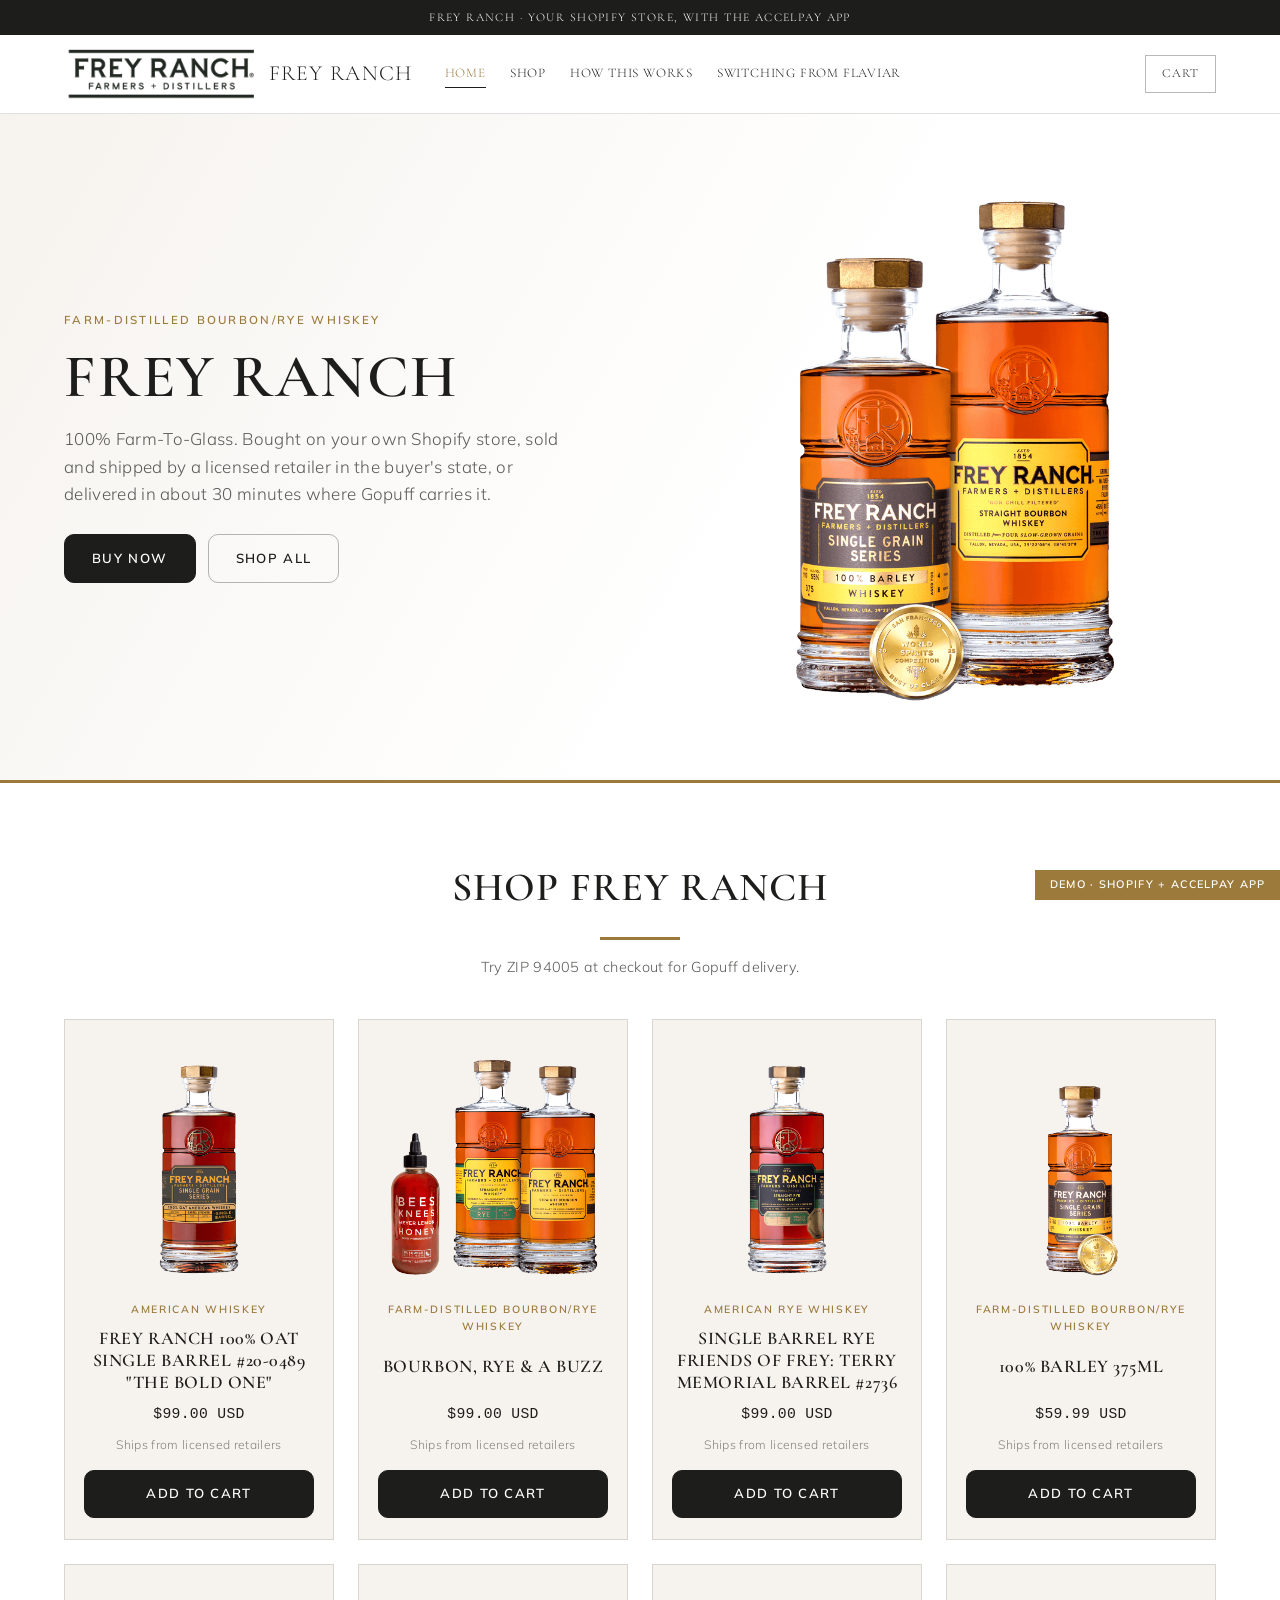
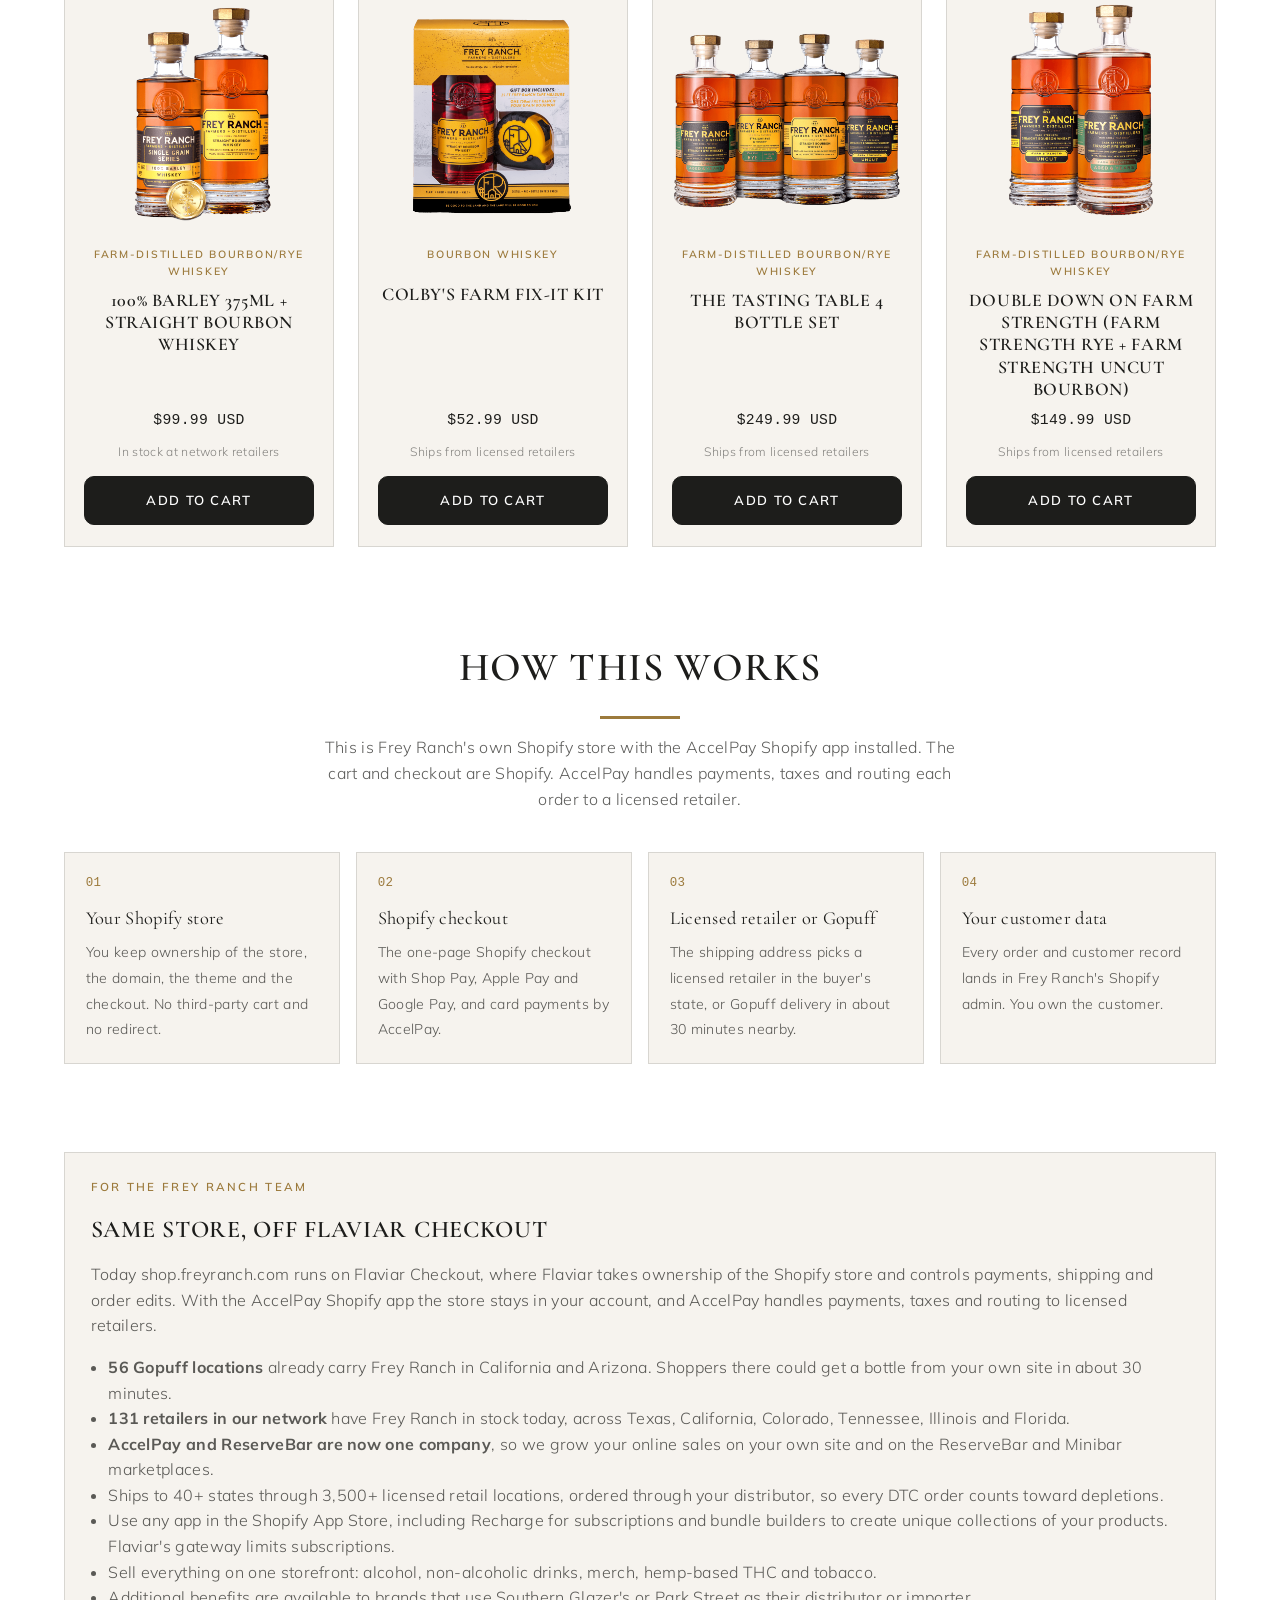
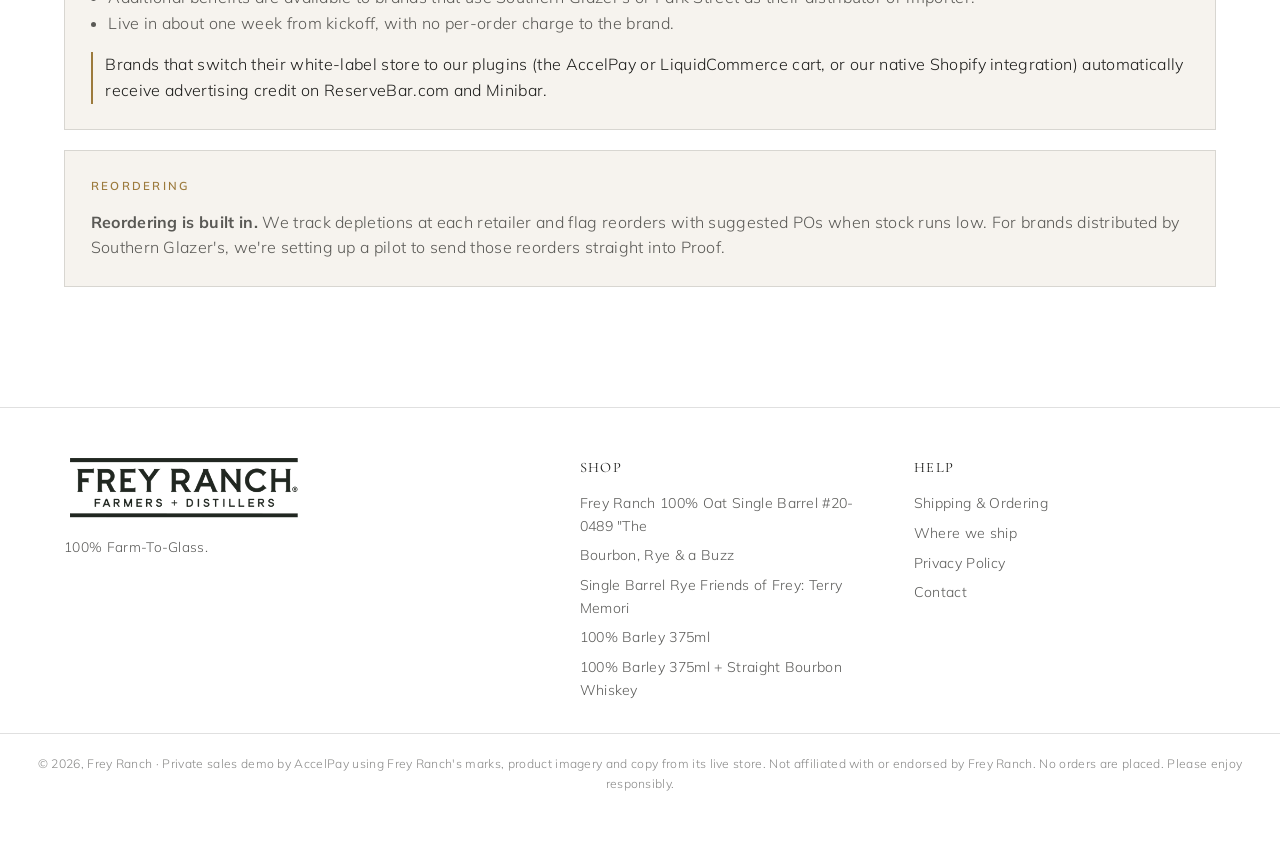
<file: index.html>
<!doctype html>
<html lang="en">
<head>
<meta charset="utf-8">
<meta name="viewport" content="width=device-width,initial-scale=1">
<title>Frey Ranch | AccelPay demo</title>
<meta name="robots" content="noindex,nofollow">
<link rel="icon" href="assets/logo.png">
<link rel="preconnect" href="https://fonts.googleapis.com">
<link rel="preconnect" href="https://fonts.gstatic.com" crossorigin>
<link rel="stylesheet" href="https://fonts.googleapis.com/css2?family=Cormorant+Garamond:wght@500;600;700&family=Mulish:wght@300;400;600;700&display=swap">
<link rel="stylesheet" href="styles.css?v=1">
</head>
<body>
<div class="announce">Frey Ranch &middot; your Shopify store, with the AccelPay app</div>
<header class="top">
  <div class="hdr">
    <a href="index.html" class="brand-link"><img class="logo" src="assets/logo.png" alt="Frey Ranch"><span class="wordmark">Frey Ranch</span></a>
    <nav class="main">
      <a href="index.html" aria-current="page">Home</a><a href="index.html#shop">Shop</a><a href="index.html#how">How this works</a><a href="index.html#switch">Switching from Flaviar</a>
    </nav>
    <div class="hdr-actions">
      <button class="burger" id="burger" aria-label="Menu">&#9776;</button>
      <button class="cart-pill" data-cart-toggle aria-label="Open cart">
        <span class="lbl">Cart</span>
        <span class="count" data-cart-count hidden>0</span>
      </button>
    </div>
  </div>
</header>

<section class="hero">
  <div class="hero-inner">
    <div>
      <div class="eyebrow">farm-distilled bourbon/rye whiskey</div>
      <h1>Frey Ranch</h1>
      <p>100% Farm-To-Glass. Bought on your own Shopify store, sold and shipped by a licensed retailer in the buyer's state, or delivered in about 30 minutes where Gopuff carries it.</p>
      <div style="display:flex;gap:.75rem;flex-wrap:wrap"><a class="btn" href="product.html?p=100-barley-375ml-flagship-bourbon">Buy now</a><a class="btn ghost" href="#shop">Shop all</a></div>
    </div>
    <div class="shot"><img src="assets/p-100-barley-375ml-flagship-bourbon.png" alt="100% Barley 375ml + Straight Bourbon Whiskey"></div>
  </div>
</section>

<section class="band" id="shop">
  <div class="section-head">
    <h2>Shop Frey Ranch</h2>
    <div class="rule"></div>
    <p style="font-size:.9rem;color:var(--muted)">Try ZIP 94005 at checkout for Gopuff delivery.</p>
  </div>
  <div class="grid" id="collection-grid"></div>
</section>

<section class="band" id="how" style="padding-top:1rem">
  <div class="section-head">
    <h2>How this works</h2>
    <div class="rule"></div>
    <p>This is Frey Ranch's own Shopify store with the AccelPay Shopify app installed. The cart and checkout are Shopify. AccelPay handles payments, taxes and routing each order to a licensed retailer.</p>
  </div>
  <div class="how">
    <div class="step"><span class="n">01</span><b>Your Shopify store</b><span>You keep ownership of the store, the domain, the theme and the checkout. No third-party cart and no redirect.</span></div>
    <div class="step"><span class="n">02</span><b>Shopify checkout</b><span>The one-page Shopify checkout with Shop Pay, Apple Pay and Google Pay, and card payments by AccelPay.</span></div>
    <div class="step"><span class="n">03</span><b>Licensed retailer or Gopuff</b><span>The shipping address picks a licensed retailer in the buyer's state, or Gopuff delivery in about 30 minutes nearby.</span></div>
    <div class="step"><span class="n">04</span><b>Your customer data</b><span>Every order and customer record lands in Frey Ranch's Shopify admin. You own the customer.</span></div>
  </div>
</section>

<section class="band" id="switch" style="padding-top:1rem">
  <div class="panel">
    <div class="eyebrow">For the Frey Ranch team</div>
    <h2>Same store, off Flaviar Checkout</h2>
    <p style="margin:0 0 1rem">Today shop.freyranch.com runs on Flaviar Checkout, where Flaviar takes ownership of the Shopify store and controls payments, shipping and order edits. With the AccelPay Shopify app the store stays in your account, and AccelPay handles payments, taxes and routing to licensed retailers.</p>
    <ul style="margin:0 0 1rem;padding-left:1.1rem"><li><b>56 Gopuff locations</b> already carry Frey Ranch in California and Arizona. Shoppers there could get a bottle from your own site in about 30 minutes.</li><li><b>131 retailers in our network</b> have Frey Ranch in stock today, across Texas, California, Colorado, Tennessee, Illinois and Florida.</li><li><b>AccelPay and ReserveBar are now one company</b>, so we grow your online sales on your own site and on the ReserveBar and Minibar marketplaces.</li><li>Ships to 40+ states through 3,500+ licensed retail locations, ordered through your distributor, so every DTC order counts toward depletions.</li><li>Use any app in the Shopify App Store, including Recharge for subscriptions and bundle builders to create unique collections of your products. Flaviar's gateway limits subscriptions.</li><li>Sell everything on one storefront: alcohol, non-alcoholic drinks, merch, hemp-based THC and tobacco.</li><li>Additional benefits are available to brands that use Southern Glazer's or Park Street as their distributor or importer.</li><li>Live in about one week from kickoff, with no per-order charge to the brand.</li></ul>
    <p class="credit">Brands that switch their white-label store to our plugins (the AccelPay or LiquidCommerce cart, or our native Shopify integration) automatically receive advertising credit on ReserveBar.com and Minibar.</p>
  </div>
  <div class="panel">
    <div class="eyebrow">Reordering</div>
    <p style="margin:0" class="reorder"><b>Reordering is built in.</b> We track depletions at each retailer and flag reorders with suggested POs when stock runs low. For brands distributed by Southern Glazer's, we're setting up a pilot to send those reorders straight into Proof.</p>
  </div>
</section>
<footer class="site">
  <div class="ft">
    <div>
      <img src="assets/logo.png" alt="Frey Ranch" style="height:64px;width:auto">
      <p style="font-size:.86rem;margin-top:1rem;max-width:24rem;color:var(--muted)">100% Farm-To-Glass.</p>
    </div>
    <div><h4>Shop</h4><ul><li><a href="product.html?p=frey-ranch-100-oat-single-barrel-20-0489">Frey Ranch 100% Oat Single Barrel #20-0489 &quot;The </a></li><li><a href="product.html?p=bottled-in-bond-rye-straight-bourbon-com">Bourbon, Rye &amp; a Buzz</a></li><li><a href="product.html?p=friends-of-frey-rye-single-barrel-2736">Single Barrel Rye  Friends of Frey: Terry Memori</a></li><li><a href="product.html?p=100-barley-375ml-vault">100% Barley 375ml</a></li><li><a href="product.html?p=100-barley-375ml-flagship-bourbon">100% Barley 375ml + Straight Bourbon Whiskey</a></li></ul></div>
    <div><h4>Help</h4><ul>
      <li><a href="index.html#how">Shipping &amp; Ordering</a></li>
      <li><a href="index.html#how">Where we ship</a></li>
      <li><a href="#">Privacy Policy</a></li>
      <li><a href="#">Contact</a></li></ul></div>
  </div>
  <div class="legal-row">
    &copy; 2026, Frey Ranch &middot; Private sales demo by AccelPay using Frey Ranch's marks, product imagery and copy from its live store. Not affiliated with or endorsed by Frey Ranch.
    No orders are placed. Please enjoy responsibly.
  </div>
</footer>

<div class="scrim" id="scrim"></div>
<aside class="drawer" id="drawer" aria-label="Your cart">
  <div class="dh"><h2>Your cart</h2><button class="x" id="drawer-close" aria-label="Close">&times;</button></div>
  <div class="cols"><span>Product</span><span>Total</span></div>
  <div class="items" id="drawer-items"></div>
  <div class="df" id="drawer-foot"></div>
</aside>
<div class="ribbon">Demo &middot; Shopify + AccelPay app</div>
<script src="data.js?v=1"></script>
<script src="app.js?v=1"></script>
</body>
</html>
</file>
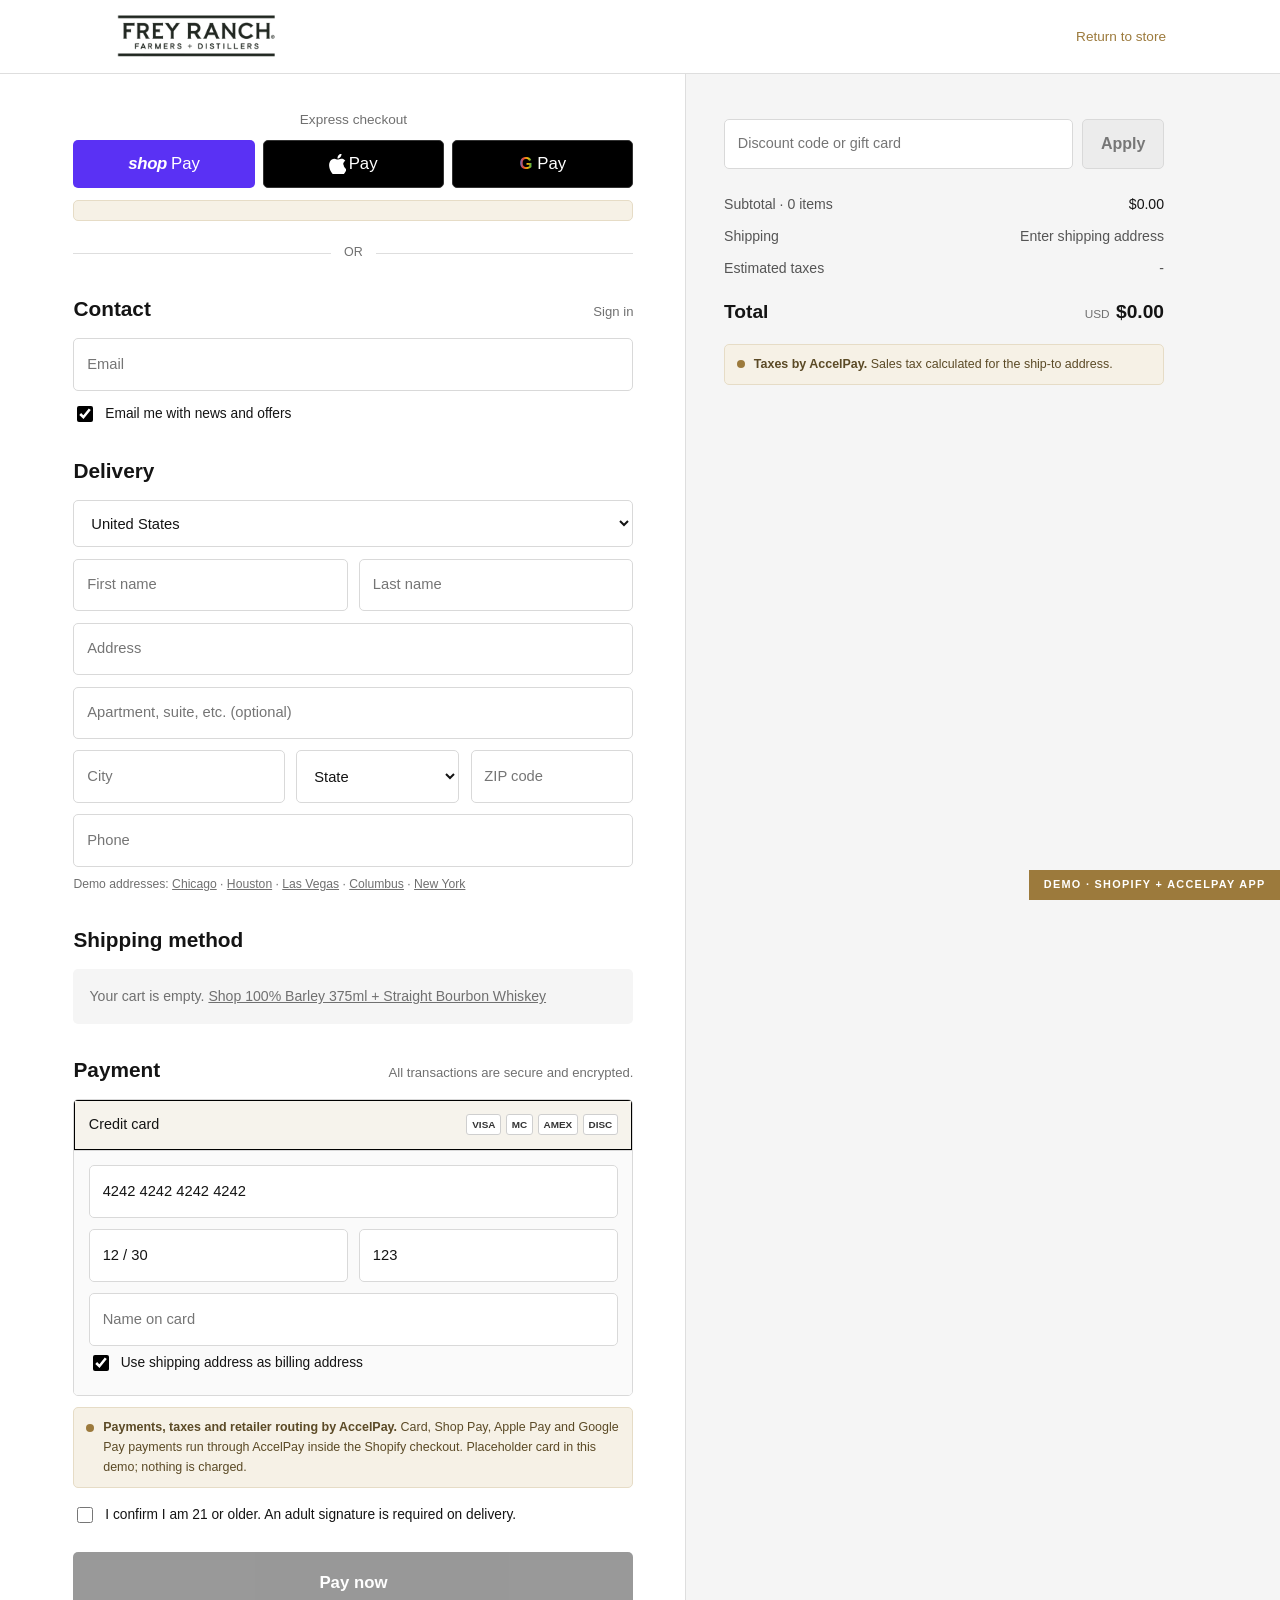
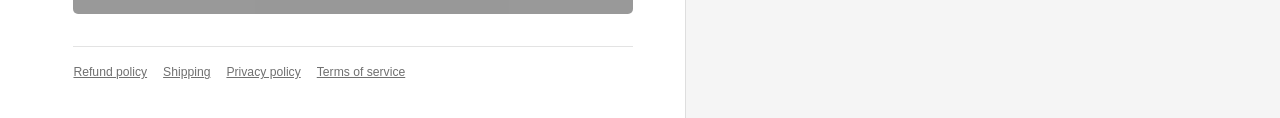
<file: checkout.html>
<!doctype html>
<html lang="en">
<head>
<meta charset="utf-8">
<meta name="viewport" content="width=device-width,initial-scale=1">
<title>Checkout | Frey Ranch</title>
<meta name="robots" content="noindex,nofollow">
<link rel="icon" href="assets/logo.png">
<link rel="preconnect" href="https://fonts.googleapis.com">
<link rel="preconnect" href="https://fonts.gstatic.com" crossorigin>
<link rel="stylesheet" href="https://fonts.googleapis.com/css2?family=Cormorant+Garamond:wght@500;600;700&family=Mulish:wght@300;400;600;700&display=swap">
<link rel="stylesheet" href="styles.css?v=1">
</head>
<body class="co">
<div class="co-head"><div class="in">
  <a href="index.html"><img src="assets/logo.png" alt="Frey Ranch"></a>
  <a class="bag" href="product.html">Return to store</a>
</div></div>

<div id="confirmed" hidden>
  <div class="thanks">
    <h1>Thank you!</h1>
    <p>This is a demo, so nothing was charged and no order was sent.</p>
    <p class="num" id="order-num"></p>
    <p id="order-by"></p>
    <p id="order-total"></p>
    <p style="font-size:.85rem">On the live store, this order and the customer record appear in Frey Ranch's Shopify admin.</p>
    <a class="pay-btn" href="index.html" style="display:inline-block;width:auto;padding:.9rem 1.6rem;text-decoration:none">Continue shopping</a>
  </div>
</div>

<div id="checkout-view" class="checkout">
  <div class="co-left"><div class="inner">
    <form id="co-form" autocomplete="off">
      <div class="xp-title">Express checkout</div>
      <div id="xpay-top"></div>
      <div id="xpay-note" class="callout" hidden></div>
      <div class="or"><span>OR</span></div>
      <div class="co-h">Contact <small>Sign in</small></div>
      <input class="co-field" type="email" name="email" placeholder="Email" required>
      <label class="co-chk"><input type="checkbox" checked> Email me with news and offers</label>

      <div class="co-h">Delivery</div>
      <select class="co-field" aria-label="Country/Region"><option>United States</option></select>
      <div class="co-row">
        <input class="co-field" name="first" placeholder="First name" required>
        <input class="co-field" name="last" placeholder="Last name" required>
      </div>
      <input class="co-field" name="address1" placeholder="Address" required>
      <input class="co-field" name="address2" placeholder="Apartment, suite, etc. (optional)">
      <div class="co-row3">
        <input class="co-field" name="city" placeholder="City" required>
        <select class="co-field" id="state" aria-label="State" required><option value="">State</option><option value="AL">Alabama</option><option value="AK">Alaska</option><option value="AZ">Arizona</option><option value="AR">Arkansas</option><option value="CA">California</option><option value="CO">Colorado</option><option value="CT">Connecticut</option><option value="DE">Delaware</option><option value="DC">District of Columbia</option><option value="FL">Florida</option><option value="GA">Georgia</option><option value="HI">Hawaii</option><option value="ID">Idaho</option><option value="IL">Illinois</option><option value="IN">Indiana</option><option value="IA">Iowa</option><option value="KS">Kansas</option><option value="KY">Kentucky</option><option value="LA">Louisiana</option><option value="ME">Maine</option><option value="MD">Maryland</option><option value="MA">Massachusetts</option><option value="MI">Michigan</option><option value="MN">Minnesota</option><option value="MS">Mississippi</option><option value="MO">Missouri</option><option value="MT">Montana</option><option value="NE">Nebraska</option><option value="NV">Nevada</option><option value="NH">New Hampshire</option><option value="NJ">New Jersey</option><option value="NM">New Mexico</option><option value="NY">New York</option><option value="NC">North Carolina</option><option value="ND">North Dakota</option><option value="OH">Ohio</option><option value="OK">Oklahoma</option><option value="OR">Oregon</option><option value="PA">Pennsylvania</option><option value="RI">Rhode Island</option><option value="SC">South Carolina</option><option value="SD">South Dakota</option><option value="TN">Tennessee</option><option value="TX">Texas</option><option value="UT">Utah</option><option value="VT">Vermont</option><option value="VA">Virginia</option><option value="WA">Washington</option><option value="WV">West Virginia</option><option value="WI">Wisconsin</option><option value="WY">Wyoming</option></select>
        <input class="co-field" id="zip" name="zip" placeholder="ZIP code" inputmode="numeric" maxlength="5" required>
      </div>
      <input class="co-field" name="phone" placeholder="Phone" type="tel">
      <div style="font-size:.76rem;color:#707070;margin:-.2rem 0 .3rem">Demo addresses:
        <a href="#" data-fill="233 S Wacker Dr|Chicago|60606" onclick="return false">Chicago</a> &middot;
        <a href="#" data-fill="1001 Westheimer Rd|Houston|77006" onclick="return false">Houston</a> &middot;
        <a href="#" data-fill="3570 Las Vegas Blvd S|Las Vegas|89109" onclick="return false">Las Vegas</a> &middot;
        <a href="#" data-fill="411 Woody Hayes Dr|Columbus|43210" onclick="return false">Columbus</a> &middot;
        <a href="#" data-fill="350 E 13th St|New York|10009" onclick="return false">New York</a>
      </div>

      <div class="co-h">Shipping method</div>
      <div id="rates"></div>

      <div class="co-h">Payment <small>All transactions are secure and encrypted.</small></div>
      <div class="pay-box">
        <div class="ph"><span>Credit card</span><span class="cards"><span>VISA</span><span>MC</span><span>AMEX</span><span>DISC</span></span></div>
        <div class="pb">
          <input class="co-field" placeholder="Card number" value="4242 4242 4242 4242" aria-label="Card number">
          <div class="co-row">
            <input class="co-field" placeholder="Expiration date (MM / YY)" value="12 / 30" aria-label="Expiration">
            <input class="co-field" placeholder="Security code" value="123" aria-label="Security code">
          </div>
          <input class="co-field" placeholder="Name on card" aria-label="Name on card" style="margin-bottom:.3rem">
          <label class="co-chk"><input type="checkbox" checked> Use shipping address as billing address</label>
        </div>
      </div>
      <div class="callout"><span class="dot"></span><span><b>Payments, taxes and retailer routing by AccelPay.</b> Card, Shop Pay, Apple Pay and Google Pay payments run through AccelPay inside the Shopify checkout. Placeholder card in this demo; nothing is charged.</span></div>
      <label class="co-chk" style="margin-top:1rem"><input type="checkbox" required> I confirm I am 21 or older. An adult signature is required on delivery.</label>
      <button class="pay-btn" id="pay" type="submit" disabled>Pay now</button>
      <div class="co-links"><a href="#">Refund policy</a><a href="#">Shipping</a><a href="#">Privacy policy</a><a href="#">Terms of service</a></div>
    </form>
  </div></div>
  <div class="co-right"><div class="inner" id="os"></div></div>
</div>
<div class="ribbon">Demo &middot; Shopify + AccelPay app</div>
<script src="data.js?v=1"></script>
<script src="app.js?v=1"></script>
</body>
</html>
</file>
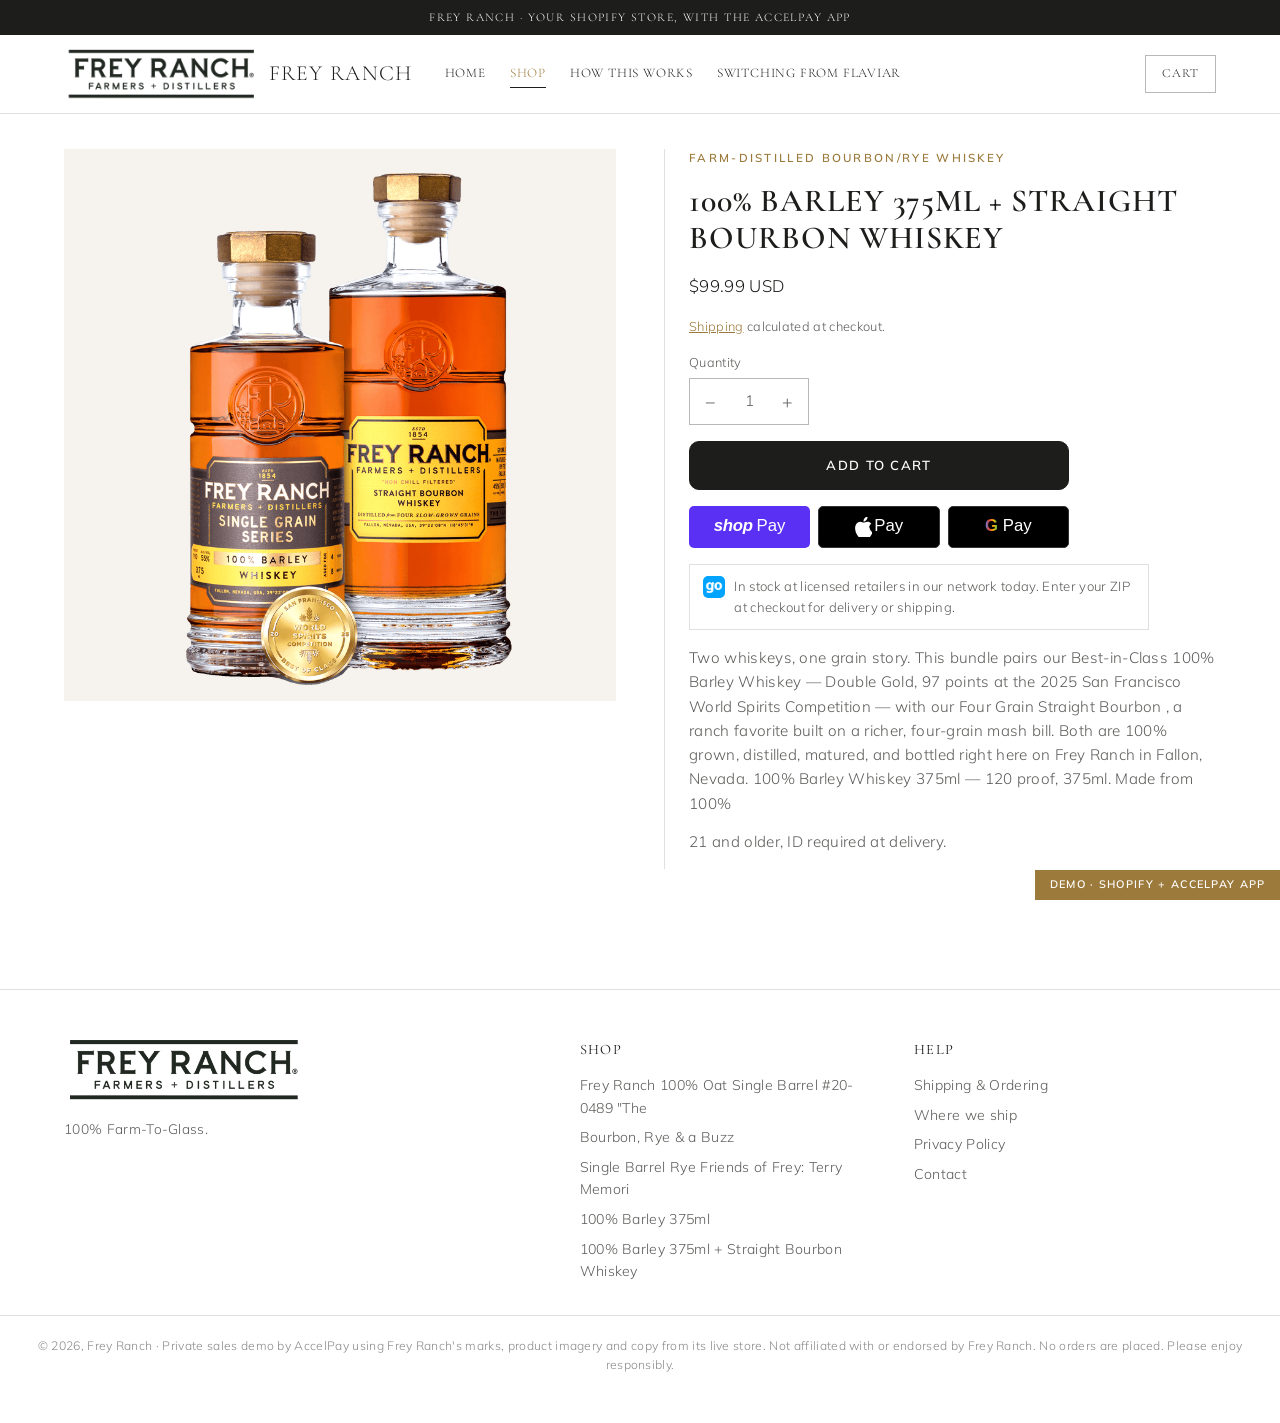
<file: product.html>
<!doctype html>
<html lang="en">
<head>
<meta charset="utf-8">
<meta name="viewport" content="width=device-width,initial-scale=1">
<title>Frey Ranch | AccelPay demo</title>
<meta name="robots" content="noindex,nofollow">
<link rel="icon" href="assets/logo.png">
<link rel="preconnect" href="https://fonts.googleapis.com">
<link rel="preconnect" href="https://fonts.gstatic.com" crossorigin>
<link rel="stylesheet" href="https://fonts.googleapis.com/css2?family=Cormorant+Garamond:wght@500;600;700&family=Mulish:wght@300;400;600;700&display=swap">
<link rel="stylesheet" href="styles.css?v=1">
</head>
<body>
<div class="announce">Frey Ranch &middot; your Shopify store, with the AccelPay app</div>
<header class="top">
  <div class="hdr">
    <a href="index.html" class="brand-link"><img class="logo" src="assets/logo.png" alt="Frey Ranch"><span class="wordmark">Frey Ranch</span></a>
    <nav class="main">
      <a href="index.html">Home</a><a href="index.html#shop" aria-current="page">Shop</a><a href="index.html#how">How this works</a><a href="index.html#switch">Switching from Flaviar</a>
    </nav>
    <div class="hdr-actions">
      <button class="burger" id="burger" aria-label="Menu">&#9776;</button>
      <button class="cart-pill" data-cart-toggle aria-label="Open cart">
        <span class="lbl">Cart</span>
        <span class="count" data-cart-count hidden>0</span>
      </button>
    </div>
  </div>
</header>

<main class="band" style="padding-top:2.2rem">
  <div class="pdp" id="pdp" data-handle="100-barley-375ml-flagship-bourbon"></div>
</main>
<script>
(function () { var p = new URLSearchParams(location.search).get('p'); if (p) document.getElementById('pdp').setAttribute('data-handle', p); })();
</script>
<footer class="site">
  <div class="ft">
    <div>
      <img src="assets/logo.png" alt="Frey Ranch" style="height:64px;width:auto">
      <p style="font-size:.86rem;margin-top:1rem;max-width:24rem;color:var(--muted)">100% Farm-To-Glass.</p>
    </div>
    <div><h4>Shop</h4><ul><li><a href="product.html?p=frey-ranch-100-oat-single-barrel-20-0489">Frey Ranch 100% Oat Single Barrel #20-0489 &quot;The </a></li><li><a href="product.html?p=bottled-in-bond-rye-straight-bourbon-com">Bourbon, Rye &amp; a Buzz</a></li><li><a href="product.html?p=friends-of-frey-rye-single-barrel-2736">Single Barrel Rye  Friends of Frey: Terry Memori</a></li><li><a href="product.html?p=100-barley-375ml-vault">100% Barley 375ml</a></li><li><a href="product.html?p=100-barley-375ml-flagship-bourbon">100% Barley 375ml + Straight Bourbon Whiskey</a></li></ul></div>
    <div><h4>Help</h4><ul>
      <li><a href="index.html#how">Shipping &amp; Ordering</a></li>
      <li><a href="index.html#how">Where we ship</a></li>
      <li><a href="#">Privacy Policy</a></li>
      <li><a href="#">Contact</a></li></ul></div>
  </div>
  <div class="legal-row">
    &copy; 2026, Frey Ranch &middot; Private sales demo by AccelPay using Frey Ranch's marks, product imagery and copy from its live store. Not affiliated with or endorsed by Frey Ranch.
    No orders are placed. Please enjoy responsibly.
  </div>
</footer>

<div class="scrim" id="scrim"></div>
<aside class="drawer" id="drawer" aria-label="Your cart">
  <div class="dh"><h2>Your cart</h2><button class="x" id="drawer-close" aria-label="Close">&times;</button></div>
  <div class="cols"><span>Product</span><span>Total</span></div>
  <div class="items" id="drawer-items"></div>
  <div class="df" id="drawer-foot"></div>
</aside>
<div class="ribbon">Demo &middot; Shopify + AccelPay app</div>
<script src="data.js?v=1"></script>
<script src="app.js?v=1"></script>
</body>
</html>
</file>
<file: styles.css>
/* Frey Ranch x AccelPay demo. Base: woodsonwhiskey-accelpay-demo. */

:root {
  --black: #ffffff; --panel: #f6f3ee; --panel-2: #ece7df; --ink: #1d1d1b;
  --muted: rgba(29,29,27,.72); --muted-2: rgba(29,29,27,.52); --line: rgba(0,0,0,.12); --line-2: rgba(0,0,0,.28);
  --gold: #1d1d1b; --gold-hi: #9c7a3c; --gold-soft: rgba(0,0,0,.05); --green: #2f6b4f; --red: #c00000;
  --head: #1d1d1b; --btn-ink: #ffffff; --img-bg: #f6f3ee; --drawer-bg: #ffffff; --ann-bg: #1d1d1b; --ann-ink: #ffffff; --co-head-bg: #ffffff;
  --serif: "Cormorant Garamond", Georgia, serif; --sans: "Mulish", -apple-system, BlinkMacSystemFont, "Helvetica Neue", Arial, sans-serif;
  --mono: ui-monospace, SFMono-Regular, Menlo, monospace; --maxw: 1200px; --btn-radius: 10px;
  --cart-glyph: url("data:image/svg+xml;utf8,<svg xmlns='http://www.w3.org/2000/svg' viewBox='0 0 24 24' fill='none' stroke='black' stroke-width='2' stroke-linecap='round' stroke-linejoin='round'><path d='M6 2 3 6v14a2 2 0 0 0 2 2h14a2 2 0 0 0 2-2V6l-3-4z'/><path d='M3 6h18'/><path d='M16 10a4 4 0 0 1-8 0'/></svg>");
}

* { box-sizing: border-box; }
html { scroll-behavior: smooth; }
body {
  margin: 0; background: var(--black); color: var(--ink);
  font-family: var(--sans); font-weight: 300; font-size: 16px; line-height: 1.6;
  letter-spacing: .02em; -webkit-font-smoothing: antialiased;
}
img { max-width: 100%; display: block; }
a { color: inherit; }
button { font: inherit; cursor: pointer; color: inherit; }
:focus-visible { outline: 2px solid var(--gold); outline-offset: 2px; }

/* ---------------------------------------------------------------- header */
.announce {
  background: var(--ann-bg); color: var(--ann-ink); text-align: center;
  font-family: var(--serif); font-size: .74rem; letter-spacing: .12em;
  text-transform: uppercase; padding: .5rem 1rem;
}
header.top { position: sticky; top: 0; z-index: 60; background: var(--black); border-bottom: 1px solid var(--line); }
.hdr { max-width: var(--maxw); margin: 0 auto; padding: .8rem 1.5rem; display: flex; align-items: center; gap: 2rem; }
.hdr img.logo { height: 62px; width: auto; }
nav.main { display: flex; gap: 1.5rem; flex-wrap: wrap; }
nav.main a {
  font-family: var(--serif); font-size: .82rem; letter-spacing: .06em; text-transform: uppercase;
  text-decoration: none; color: var(--head); padding: .2rem 0; border-bottom: 1px solid transparent;
}
nav.main a:hover, nav.main a[aria-current] { color: var(--gold-hi); border-bottom-color: var(--gold); }
.hdr-actions { margin-left: auto; display: flex; align-items: center; gap: .75rem; }
.cart-pill {
  display: inline-flex; align-items: center; gap: .5rem; background: transparent;
  border: 1px solid var(--line-2); color: var(--head); padding: .5rem 1rem;
  font-family: var(--serif); font-size: .78rem; letter-spacing: .08em; text-transform: uppercase;
}
.cart-pill:hover { border-color: var(--gold); color: var(--gold-hi); }
.cart-pill .count {
  background: var(--gold); color: var(--btn-ink); min-width: 1.35rem; height: 1.35rem; border-radius: 999px;
  display: inline-grid; place-items: center; font-family: var(--mono); font-size: .7rem; padding: 0 .3rem;
}
.cart-pill .count[hidden] { display: none; }
.burger { display: none; background: none; border: none; font-size: 1.5rem; line-height: 1; color: var(--head); }

/* ---------------------------------------------------------------- type + buttons */
.eyebrow { font-family: var(--sans); font-size: .72rem; font-weight: 600; letter-spacing: .2em; text-transform: uppercase; color: var(--gold-hi); margin-bottom: .9rem; }
h1, h2, h3 { font-family: var(--serif); font-weight: 400; letter-spacing: .03em; }
.rule { width: 190px; height: 2px; margin: 1.1rem auto 0; background: linear-gradient(90deg, transparent, var(--gold), transparent); }

.btn {
  display: inline-flex; align-items: center; justify-content: center; gap: .5rem;
  background: var(--gold); color: var(--btn-ink); border: 1px solid var(--gold); border-radius: var(--btn-radius, 0);
  padding: .8rem 1.7rem; font-family: var(--sans); font-weight: 600; font-size: .82rem;
  letter-spacing: .1em; text-transform: uppercase; text-decoration: none;
}
.btn:hover { background: var(--gold-hi); border-color: var(--gold-hi); }
.btn.ghost { background: transparent; color: var(--head); border-color: var(--line-2); }
.btn.ghost:hover { border-color: var(--gold); color: var(--gold-hi); }
.btn:disabled { opacity: .4; cursor: not-allowed; }
.btn.block { width: 100%; }

/* ---------------------------------------------------------------- hero */
.hero { position: relative; overflow: hidden; border-bottom: 1px solid var(--line); }
.hero-inner { max-width: var(--maxw); margin: 0 auto; padding: 4rem 1.5rem; display: grid; grid-template-columns: 1.05fr 1fr; gap: 3rem; align-items: center; }
.hero h1 { font-size: clamp(2.3rem, 5.4vw, 3.8rem); line-height: 1.08; margin: 0 0 1rem; text-transform: uppercase; }
.hero p { color: var(--muted); font-size: 1.06rem; margin: 0 0 1.7rem; max-width: 32rem; }
.hero .shot img { width: 100%; max-height: 560px; object-fit: contain; }

/* ---------------------------------------------------------------- sections */
.band { max-width: var(--maxw); margin: 0 auto; padding: 4.5rem 1.5rem; }
.section-head { text-align: center; margin-bottom: 2.5rem; }
.section-head h2 { font-size: clamp(1.8rem, 4vw, 2.5rem); margin: 0; text-transform: uppercase; }
.section-head p { color: var(--muted); margin: 1rem auto 0; max-width: 40rem; }

.grid { display: grid; grid-template-columns: repeat(auto-fill, minmax(240px, 1fr)); gap: 1.5rem; }
.card {
  background: var(--panel); border: 1px solid var(--line); padding: 1.4rem 1.2rem 1.3rem;
  display: flex; flex-direction: column; gap: .55rem; text-align: center; text-decoration: none; color: inherit;
}
.card:hover { border-color: var(--gold); }
.card .shot { height: 250px; display: grid; place-items: center; overflow: hidden; }
.card .shot img { max-height: 250px; width: auto; object-fit: contain; }
.card h3 { font-size: 1.12rem; margin: 0; line-height: 1.25; text-transform: uppercase; min-height: 2.8rem; display: grid; place-items: center; }
.card .tag { font-size: .66rem; font-weight: 600; letter-spacing: .16em; text-transform: uppercase; color: var(--gold-hi); }
.card .price { font-family: var(--mono); font-size: .92rem; margin-top: auto; }
.card .avail { font-size: .76rem; color: var(--muted-2); }

.split { display: grid; grid-template-columns: 1fr 1fr; gap: 3rem; align-items: center; }
.split img { width: 100%; }
.split p { color: var(--muted); }

/* how it works */
.how { display: grid; grid-template-columns: repeat(4, 1fr); gap: 1rem; }
.how .step { border: 1px solid var(--line); padding: 1.3rem; background: var(--panel); }
.how .step b { display: block; font-family: var(--serif); font-weight: 400; font-size: 1.15rem; margin-bottom: .4rem; color: var(--head); }
.how .step span { font-size: .88rem; color: var(--muted); }
.how .step .n { font-family: var(--mono); color: var(--gold-hi); font-size: .78rem; display: block; margin-bottom: .6rem; }

.rb-note {
  display: flex; align-items: center; gap: .75rem; border: 1px solid var(--line); background: var(--panel);
  padding: .7rem .9rem; font-size: .84rem; color: var(--muted);
}
.rb-note b { color: var(--head); font-weight: 600; }
.rb-note a { color: var(--gold-hi); }
.rb-mark { font-family: var(--serif); font-size: .72rem; letter-spacing: .14em; text-transform: uppercase; border: 1px solid var(--gold); color: var(--gold-hi); padding: .2rem .45rem; white-space: nowrap; }

/* ---------------------------------------------------------------- product page (Shopify theme) */
.pdp { display: grid; grid-template-columns: minmax(0,1fr) minmax(0,1fr); gap: 3rem; align-items: start; }
.pdp .gallery { display: flex; flex-direction: column; gap: .8rem; min-width: 0; }
.pdp .gallery .main { background: var(--img-bg); display: grid; place-items: center; min-height: 420px; }
.pdp .gallery .main img { max-height: 560px; width: auto; object-fit: contain; }
.pdp .thumbs { display: flex; gap: .5rem; }
.pdp .thumbs button { width: 64px; height: 64px; border: 1px solid var(--line); background: var(--img-bg); padding: 3px; display: grid; place-items: center; }
.pdp .thumbs button[aria-selected="true"] { border-color: var(--gold); }
.pdp .thumbs img { max-height: 100%; width: auto; }
.pdp .info { display: flex; flex-direction: column; gap: 1rem; min-width: 0; padding-left: 1.5rem; border-left: 1px solid var(--line); }
.pdp h1 { font-size: 2rem; margin: 0; text-transform: uppercase; line-height: 1.15; }
.pdp .price { font-size: 1.05rem; }
.pdp .small { font-size: .8rem; color: var(--muted); }
.pdp .small a { color: var(--gold-hi); }
.pdp .qty-wrap { display: flex; flex-direction: column; gap: .35rem; font-size: .8rem; color: var(--muted); }
.pdp .desc p { color: var(--muted); margin: 0 0 .9rem; font-size: .95rem; }
.pdp .desc b { color: var(--head); font-weight: 600; }
.qty { display: inline-flex; align-items: center; border: 1px solid var(--line-2); width: max-content; }
.qty button { background: none; border: none; width: 2.6rem; min-height: 2.8rem; font-size: 1.1rem; }
.qty span, .qty input { font-family: var(--sans); min-width: 2.2rem; text-align: center; font-size: .95rem; }
.atc { max-width: 380px; }
.fulfil-line { display: flex; gap: .6rem; align-items: flex-start; font-size: .82rem; color: var(--muted); border: 1px solid var(--line); padding: .7rem .8rem; max-width: 460px; }
.fulfil-line img { width: 22px; height: 22px; border-radius: 5px; flex: none; }
.notice { font-size: .85rem; color: var(--muted); border-left: 2px solid var(--gold); padding: .2rem 0 .2rem .75rem; }

/* ---------------------------------------------------------------- Shopify cart drawer (Dawn-style) */
.scrim { position: fixed; inset: 0; background: rgba(0,0,0,.6); opacity: 0; pointer-events: none; transition: opacity .25s; z-index: 90; }
.scrim.on { opacity: 1; pointer-events: auto; }
.drawer { position: fixed; top: 0; right: 0; height: 100%; width: min(420px, 100%); background: var(--drawer-bg); border-left: 1px solid var(--line); z-index: 100; display: flex; flex-direction: column; transform: translateX(100%); transition: transform .28s ease; }
.drawer.on { transform: none; }
.drawer .dh { display: flex; align-items: center; justify-content: space-between; padding: 1.4rem 1.5rem 1rem; }
.drawer .dh h2 { font-size: 1.5rem; margin: 0; }
.drawer .x { background: none; border: none; font-size: 1.7rem; line-height: 1; color: var(--muted); }
.drawer .cols { display: flex; justify-content: space-between; font-size: .66rem; letter-spacing: .12em; text-transform: uppercase; color: var(--muted-2); padding: 0 1.5rem .6rem; border-bottom: 1px solid var(--line); }
.drawer .items { flex: 1; overflow-y: auto; padding: 0 1.5rem; }
.cline { display: grid; grid-template-columns: 76px minmax(0,1fr) auto; gap: 1rem; padding: 1.2rem 0; border-bottom: 1px solid var(--line); }
.cline .im { background: var(--img-bg); display: grid; place-items: center; height: 92px; }
.cline .im img { max-height: 88px; width: auto; }
.cline .nm { font-size: .92rem; line-height: 1.3; }
.cline .pr { font-size: .84rem; color: var(--muted); margin: .2rem 0 .6rem; }
.cline .qrow { display: flex; align-items: center; gap: .6rem; }
.cline .qty button { min-height: 2.2rem; width: 2.2rem; }
.cline .rm { background: none; border: none; color: var(--muted); font-size: 1rem; padding: 0; }
.cline .tot { font-size: .9rem; }
.empty { text-align: center; color: var(--muted); padding: 3rem 1rem; }
.drawer .df { border-top: 1px solid var(--line); padding: 1.2rem 1.5rem 1.5rem; display: flex; flex-direction: column; gap: .7rem; }
.drawer .df .est { display: flex; justify-content: space-between; font-size: 1rem; }
.drawer .df .small { font-size: .78rem; color: var(--muted); }

/* ---------------------------------------------------------------- Shopify one-page checkout */
body.co { background: #fff; color: #141414; font-family: -apple-system, BlinkMacSystemFont, "Segoe UI", Roboto, "Helvetica Neue", Arial, sans-serif; font-weight: 400; letter-spacing: 0; }
.co-head { border-bottom: 1px solid #dedede; background: var(--co-head-bg); }
.co-head .in { max-width: 1100px; margin: 0 auto; padding: .9rem 1.5rem; display: flex; align-items: center; justify-content: space-between; }
.co-head img { height: 54px; width: auto; }
.co-head a.bag { color: var(--gold-hi); font-size: .85rem; text-decoration: none; }
.checkout { display: grid; grid-template-columns: minmax(0,1.15fr) minmax(0,1fr); min-height: calc(100vh - 80px); }
.co-left { padding: 2.2rem clamp(1rem, 4vw, 3.5rem); min-width: 0; }
.co-left .inner { max-width: 560px; margin-left: auto; }
.co-right { background: #f5f5f5; border-left: 1px solid #dedede; padding: 2.2rem clamp(1rem, 3vw, 3rem); min-width: 0; }
.co-right .inner { max-width: 440px; position: sticky; top: 1.5rem; }
.co-h { font-size: 1.3rem; font-weight: 600; margin: 1.8rem 0 .8rem; display: flex; align-items: baseline; justify-content: space-between; gap: 1rem; }
.co-h:first-child { margin-top: 0; }
.co-h small { font-size: .82rem; font-weight: 400; color: #707070; }
.co-field { width: 100%; border: 1px solid #d9d9d9; border-radius: 5px; padding: .85rem .8rem; font: inherit; font-size: .92rem; margin-bottom: .7rem; background: #fff; color: #141414; min-width: 0; }
.co-field:focus { outline: none; border-color: #000; box-shadow: 0 0 0 1px #000; }
.co-row { display: grid; grid-template-columns: 1fr 1fr; gap: .7rem; }
.co-row3 { display: grid; grid-template-columns: 1.3fr 1fr 1fr; gap: .7rem; }
.co-chk { display: flex; gap: .55rem; align-items: center; font-size: .86rem; margin: .1rem 0 .4rem; }
.co-chk input { accent-color: #000; width: 16px; height: 16px; }
.co-empty { background: #f5f5f5; border-radius: 5px; padding: 1rem; font-size: .88rem; color: #707070; }
.rates { border: 1px solid #d9d9d9; border-radius: 5px; overflow: hidden; }
.rate { display: flex; align-items: center; gap: .8rem; padding: .95rem .9rem; border-bottom: 1px solid #d9d9d9; cursor: pointer; }
.rate:last-child { border-bottom: none; }
.rate.on { background: #f6f3ec; box-shadow: inset 0 0 0 1px #000; }
.rate input { accent-color: #000; width: 17px; height: 17px; flex: none; }
.rate .ic { width: 30px; height: 30px; border-radius: 7px; flex: none; }
.rate .t { flex: 1; min-width: 0; font-size: .9rem; }
.rate .t span { display: block; color: #707070; font-size: .8rem; margin-top: .1rem; }
.rate .p { font-size: .9rem; font-weight: 600; white-space: nowrap; }
.callout { display: flex; gap: .55rem; align-items: flex-start; font-size: .78rem; color: #5b4a26; background: #f6f1e6; border: 1px solid #e6dcc6; border-radius: 5px; padding: .6rem .75rem; margin-top: .7rem; }
.callout b { font-weight: 600; }
.callout .dot { width: 8px; height: 8px; border-radius: 50%; background: var(--gold); flex: none; margin-top: .35rem; }
.pay-box { border: 1px solid #d9d9d9; border-radius: 5px; overflow: hidden; }
.pay-box .ph { display: flex; justify-content: space-between; align-items: center; background: #f6f3ec; padding: .85rem .9rem; border-bottom: 1px solid #d9d9d9; font-size: .9rem; box-shadow: inset 0 0 0 1px #000; }
.pay-box .ph .cards { display: flex; gap: .3rem; }
.pay-box .ph .cards span { font-size: .62rem; font-weight: 700; border: 1px solid #cfcfcf; border-radius: 3px; padding: .1rem .3rem; background: #fff; color: #333; }
.pay-box .pb { padding: .9rem; background: #fafafa; }
.pay-btn { width: 100%; background: #000; color: #fff; border: none; border-radius: 5px; padding: 1.1rem; font-size: 1.05rem; font-weight: 600; margin-top: 1.2rem; }
.pay-btn:disabled { opacity: .4; cursor: not-allowed; }
.co-legal { font-size: .76rem; color: #707070; margin-top: .9rem; }
.co-links { display: flex; gap: 1rem; flex-wrap: wrap; font-size: .76rem; color: #707070; border-top: 1px solid #e3e3e3; margin-top: 2rem; padding-top: 1rem; }
.os-item { display: flex; gap: .9rem; align-items: center; padding: .4rem 0 1rem; }
.os-item .im { width: 64px; height: 64px; border: 1px solid #dedede; border-radius: 8px; background: var(--img-bg); position: relative; display: grid; place-items: center; padding: 4px; flex: none; }
.os-item .im img { max-height: 100%; width: auto; }
.os-item .im .q { position: absolute; top: -9px; right: -9px; background: #666; color: #fff; min-width: 21px; height: 21px; border-radius: 11px; font-size: .74rem; display: grid; place-items: center; padding: 0 5px; }
.os-item .nm { flex: 1; min-width: 0; font-size: .88rem; }
.os-item .nm span { display: block; color: #707070; font-size: .78rem; }
.os-item .pr { font-size: .88rem; }
.os-disc { display: flex; gap: .6rem; margin: .6rem 0 1.2rem; }
.os-disc input { flex: 1; min-width: 0; border: 1px solid #d9d9d9; border-radius: 5px; padding: .8rem; font: inherit; font-size: .9rem; }
.os-disc button { border: 1px solid #d9d9d9; background: #ececec; color: #777; border-radius: 5px; padding: 0 1.1rem; font-weight: 600; }
.os-line { display: flex; justify-content: space-between; font-size: .88rem; padding: .3rem 0; gap: 1rem; }
.os-line .m { color: #555; }
.os-line.total { font-size: 1.2rem; font-weight: 600; padding-top: .8rem; }
.os-line.total small { font-size: .74rem; color: #707070; font-weight: 400; margin-right: .4rem; }
.thanks { max-width: 600px; margin: 0 auto; padding: 4rem 1.5rem; text-align: center; }
.thanks h1 { font-size: 2rem; margin: 0 0 .5rem; font-weight: 600; font-family: inherit; letter-spacing: 0; }
.thanks p { color: #555; }
.thanks .num { font-family: var(--mono); color: #000; }

/* express checkout buttons (Shopify accelerated checkout) */
.xpay { display: grid; grid-template-columns: repeat(3, minmax(0,1fr)); gap: .5rem; }
.xpay .xb { height: 42px; border: none; border-radius: 5px; display: flex; align-items: center; justify-content: center; gap: .15rem; font-family: -apple-system, BlinkMacSystemFont, "Segoe UI", Roboto, Arial, sans-serif; font-size: 1.05rem; color: #fff; letter-spacing: 0; text-transform: none; }
.xpay.big .xb { height: 48px; }
.xpay .xb span { font-weight: 500; }
.xpay .shop { background: #5a31f4; }
.xpay .shop b { font-weight: 800; font-style: italic; letter-spacing: -.02em; margin-right: .1rem; }
.xpay .apple { background: #000; border: 1px solid #333; }
.xpay .google { background: #000; border: 1px solid #333; }
.xpay .google .g { font-weight: 700; background: linear-gradient(90deg,#4285f4,#ea4335,#fbbc05,#34a853); -webkit-background-clip: text; background-clip: text; color: transparent; margin-right: .15rem; }
.xp-title { text-align: center; font-size: .85rem; color: #707070; margin-bottom: .6rem; }
.or { display: flex; align-items: center; gap: .8rem; color: #707070; font-size: .78rem; margin: 1.4rem 0 .6rem; }
.or::before, .or::after { content: ""; flex: 1; height: 1px; background: #dedede; }

/* panel on the home page */
.panel { background: var(--panel); border: 1px solid var(--line); padding: 1.6rem; }
.panel + .panel { margin-top: 1.25rem; }
.panel h2 { margin: 0 0 .8rem; font-size: 1.5rem; text-transform: uppercase; }
.panel p, .panel li { color: var(--muted); }
.panel .credit { border-left: 2px solid var(--gold); padding-left: .8rem; margin: 0; color: var(--ink); }

/* ---------------------------------------------------------------- footer */
footer.site { border-top: 1px solid var(--line); margin-top: 3rem; }
.ft { max-width: var(--maxw); margin: 0 auto; padding: 3rem 1.5rem 2rem; display: grid; grid-template-columns: 1.6fr 1fr 1fr; gap: 2rem; }
.ft h4 { font-family: var(--serif); font-weight: 400; font-size: .9rem; letter-spacing: .1em; text-transform: uppercase; color: var(--head); margin: 0 0 .8rem; }
.ft ul { list-style: none; margin: 0; padding: 0; display: flex; flex-direction: column; gap: .45rem; font-size: .88rem; color: var(--muted); }
.ft a { text-decoration: none; }
.ft a:hover { color: var(--gold-hi); }
.legal-row { border-top: 1px solid var(--line); padding: 1.25rem 1.5rem 3rem; text-align: center; font-size: .76rem; color: var(--muted-2); }

.ribbon { position: fixed; right: 0; bottom: 0; z-index: 120; background: var(--gold); color: var(--btn-ink); font-size: .68rem; font-weight: 600; letter-spacing: .12em; text-transform: uppercase; padding: .4rem .9rem; }

/* ---------------------------------------------------------------- responsive */
@media (max-width: 960px) {
  .pdp { grid-template-columns: 1fr; gap: 1.5rem; }
  .pdp .info { padding-left: 0; border-left: 0; }
  .checkout { grid-template-columns: 1fr; }
  .co-right { border-left: 0; border-top: 1px solid #dedede; order: -1; }
  .co-left .inner, .co-right .inner { margin: 0 auto; position: static; }
  .hero-inner, .split { grid-template-columns: 1fr; gap: 2rem; }
  .how { grid-template-columns: 1fr 1fr; }
  .ft { grid-template-columns: 1fr 1fr; }
}
@media (max-width: 720px) {
  .co-row, .co-row3 { grid-template-columns: 1fr; gap: 0; }
  .pdp .gallery .main { min-height: 300px; }
  .pdp .gallery .main img { max-height: 340px; }
  .hdr { padding: .6rem 1rem; gap: .75rem; position: relative; }
  .hdr img.logo { height: 46px; }
  nav.main { display: none; }
  nav.main.open { display: flex; flex-direction: column; position: absolute; top: 100%; left: 0; right: 0; background: var(--black); border-bottom: 1px solid var(--line); padding: 1rem 1.5rem; gap: .9rem; }
  .burger { display: block; }
  .hdr-actions { margin-left: auto; }
  .cart-pill { padding: .5rem .8rem; }
  .cart-pill .lbl { display: none; }
  .cart-pill::before { content: ""; width: 1rem; height: 1rem; flex: none; background: currentColor; -webkit-mask: var(--cart-glyph) center/contain no-repeat; mask: var(--cart-glyph) center/contain no-repeat; }
  .band { padding: 3rem 1rem; }
  .hero-inner { padding: 2.5rem 1rem; }
  .how { grid-template-columns: 1fr; }
  .ft { grid-template-columns: 1fr; padding: 2.5rem 1rem 1.5rem; }
  .rb-note { flex-wrap: wrap; }
}


.brand-link { display: flex; align-items: center; gap: .6rem; text-decoration: none; }
.hdr img.logo { height: 52px; max-width: 200px; object-fit: contain; }
.wordmark { font-family: var(--serif); font-size: 1.35rem; letter-spacing: .06em; text-transform: uppercase; color: var(--head); white-space: nowrap; }
.co-head img { height: 44px; max-width: 200px; object-fit: contain; }
h1, h2, h3 { font-weight: 600; }
.hero { background: linear-gradient(120deg, var(--panel) 0%, var(--black) 60%); border-bottom: 3px solid var(--gold-hi); }
.rule { background: var(--gold-hi); height: 3px; width: 80px; }
.card .shot { background: var(--img-bg); }
.card:hover { border-color: var(--gold-hi); }
.btn:hover, .btn.ghost:hover { filter: brightness(1.15); }
.panel .credit { border-left-color: var(--gold-hi); }
.ribbon { background: var(--gold-hi); color: #fff; }
.cart-pill .count { background: var(--gold-hi); color: #fff; }
.callout .dot { background: var(--gold-hi); }
@media (max-width: 720px) { .wordmark { display: none; } }
</file>
